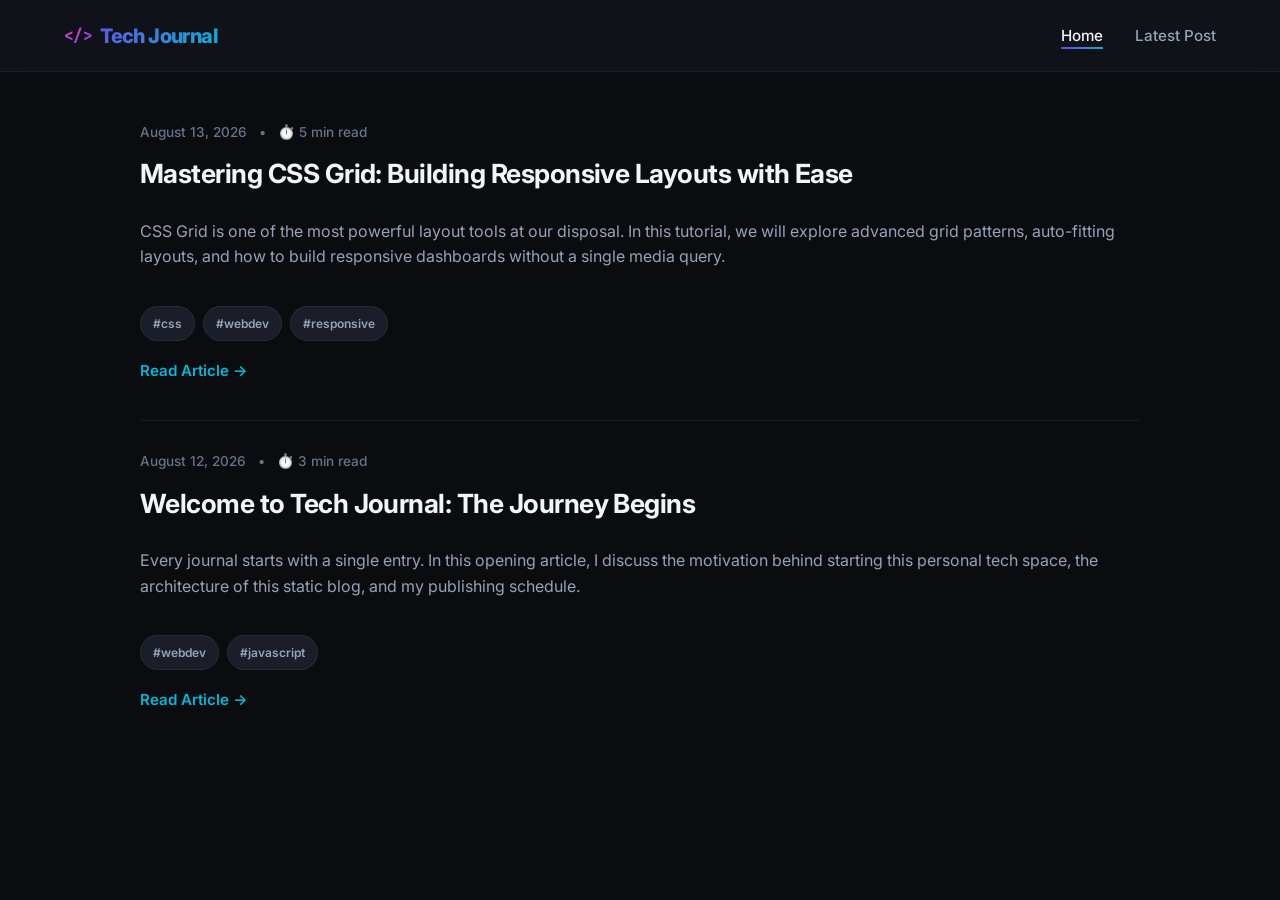
<file: index.html>
<!DOCTYPE html>
<html lang="en">
<head>
  <meta charset="UTF-8">
  <meta name="viewport" content="width=device-width, initial-scale=1.0">
  
  <!-- SEO Meta Tags -->
  <title>Tech Journal - A Personal Tech Blog</title>
  <meta name="description" content="A personal tech blog sharing tutorials, insights, and experiences about modern web development, CSS layouts, and software engineering.">
  <link rel="canonical" href="index.html">
  
  <!-- Stylesheets -->
  <link rel="stylesheet" href="css/style.css">
</head>
<body>

  <!-- Sticky Site Header -->
  <header class="site-header" id="site-header">
    <div class="container">
      <a href="index.html" class="logo" id="logo-link">Tech Journal</a>
      <nav aria-label="Main Navigation">
        <ul class="nav-links">
          <li><a href="index.html" class="active" id="nav-home">Home</a></li>
          <li><a href="posts/mastering-css-grids.html" id="nav-latest">Latest Post</a></li>
        </ul>
      </nav>
    </div>
  </header>

  <div class="container">
    <!-- Single Column Layout: Article Feed -->
    <main class="main-layout">
      
      <!-- Main Blog Feed Column (Ordered Descending by Published Date) -->
      <section class="feed-section" aria-label="Blog posts feed">

        <div class="post-list">
          
          <!-- Post 2: CSS Grids (Newest - Published Aug 13, 2026) -->
          <article class="post-card" id="post-card-css-grids">
            <header class="post-meta">
              <time datetime="2026-08-13" class="post-date">August 13, 2026</time>
              <span class="post-read-time" aria-label="5 minutes read">⏱️ 5 min read</span>
            </header>
            <h2 class="post-card-title">
              <a href="posts/mastering-css-grids.html" id="link-css-grids">Mastering CSS Grid: Building Responsive Layouts with Ease</a>
            </h2>
            <p class="post-excerpt">
              CSS Grid is one of the most powerful layout tools at our disposal. In this tutorial, we will explore advanced grid patterns, auto-fitting layouts, and how to build responsive dashboards without a single media query.
            </p>
            <div class="post-tags" aria-label="Article tags">
              <span class="tag">#css</span>
              <span class="tag">#webdev</span>
              <span class="tag">#responsive</span>
            </div>
            <a href="posts/mastering-css-grids.html" class="post-card-link" aria-label="Read full article on Mastering CSS Grid" id="read-css-grids">Read Article →</a>
          </article>

          <!-- Post 1: Welcome (Older - Published Aug 12, 2026) -->
          <article class="post-card" id="post-card-welcome">
            <header class="post-meta">
              <time datetime="2026-08-12" class="post-date">August 12, 2026</time>
              <span class="post-read-time" aria-label="3 minutes read">⏱️ 3 min read</span>
            </header>
            <h2 class="post-card-title">
              <a href="posts/welcome-to-my-blog.html" id="link-welcome">Welcome to Tech Journal: The Journey Begins</a>
            </h2>
            <p class="post-excerpt">
              Every journal starts with a single entry. In this opening article, I discuss the motivation behind starting this personal tech space, the architecture of this static blog, and my publishing schedule.
            </p>
            <div class="post-tags" aria-label="Article tags">
              <span class="tag">#webdev</span>
              <span class="tag">#javascript</span>
            </div>
            <a href="posts/welcome-to-my-blog.html" class="post-card-link" aria-label="Read full article on Welcome to Tech Journal" id="read-welcome">Read Article →</a>
          </article>

        </div>
      </section>

    </main>
  </div>



</body>
</html>
</file>
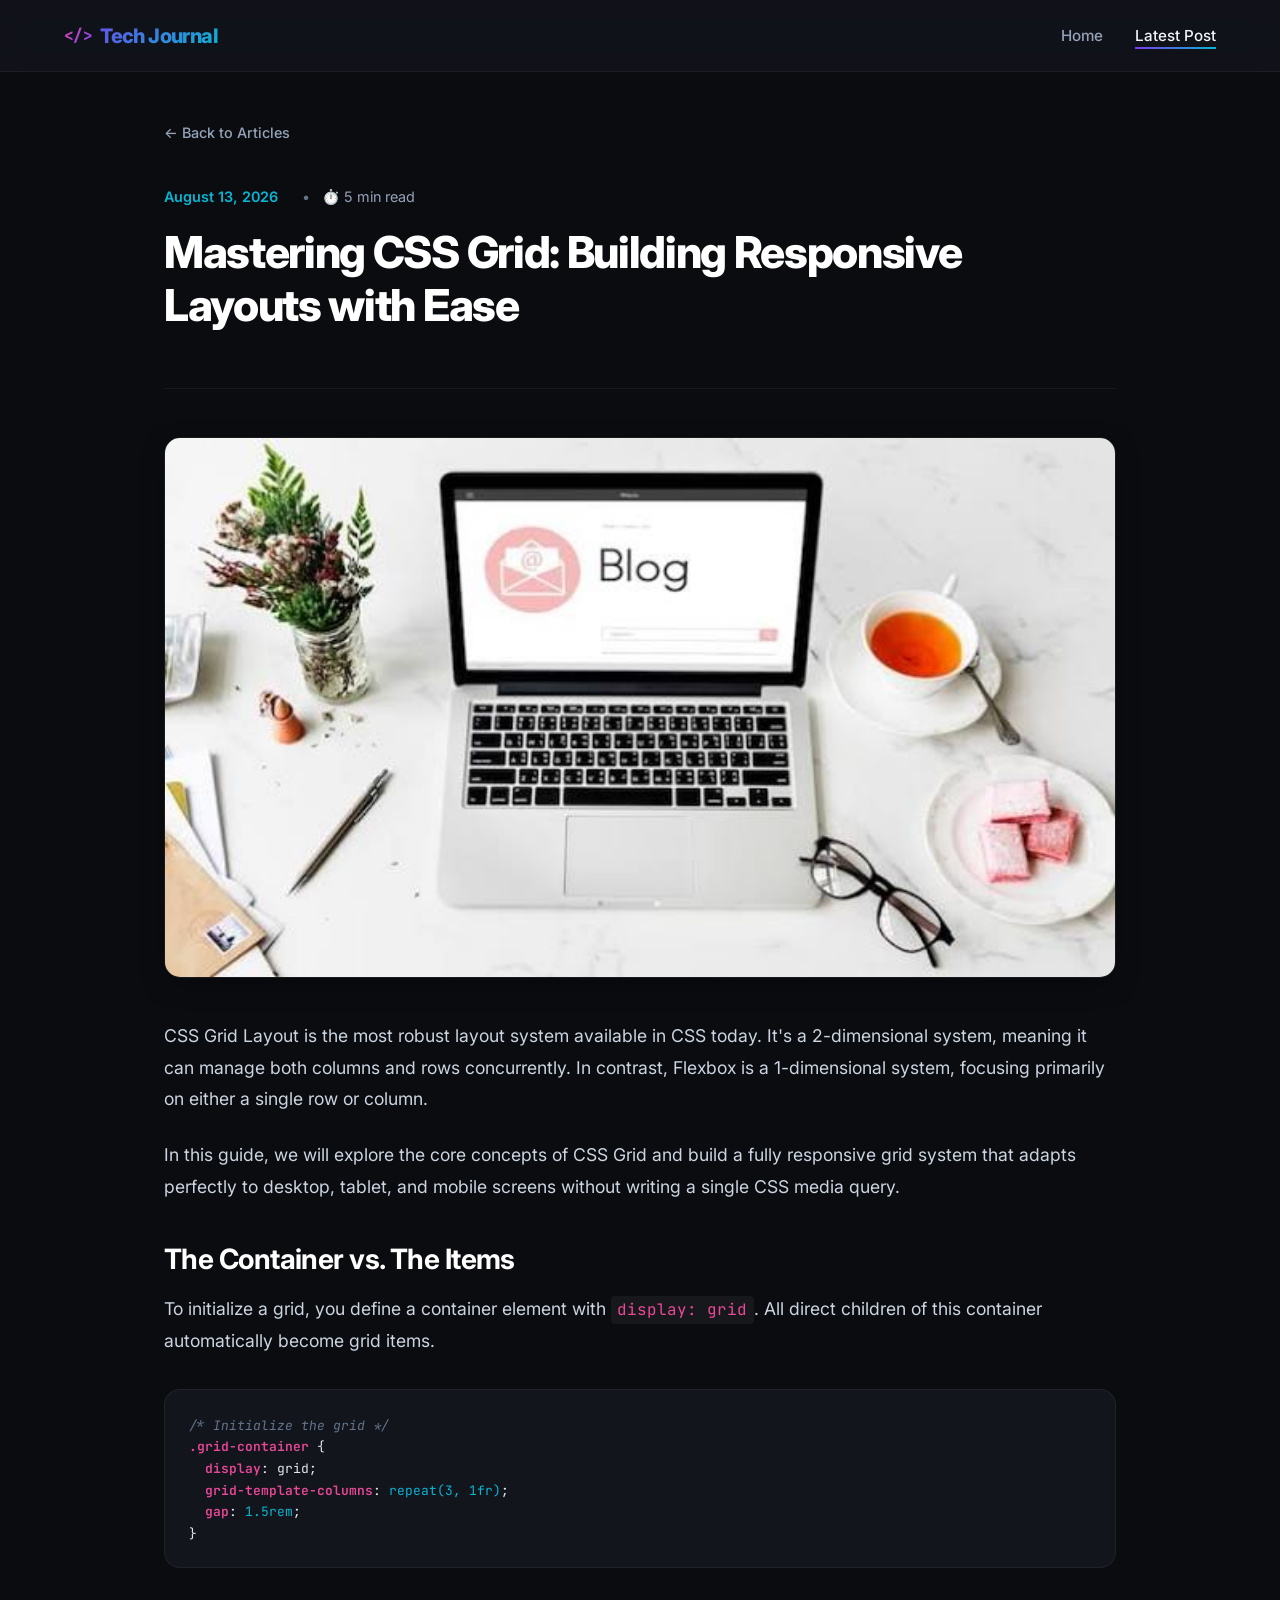
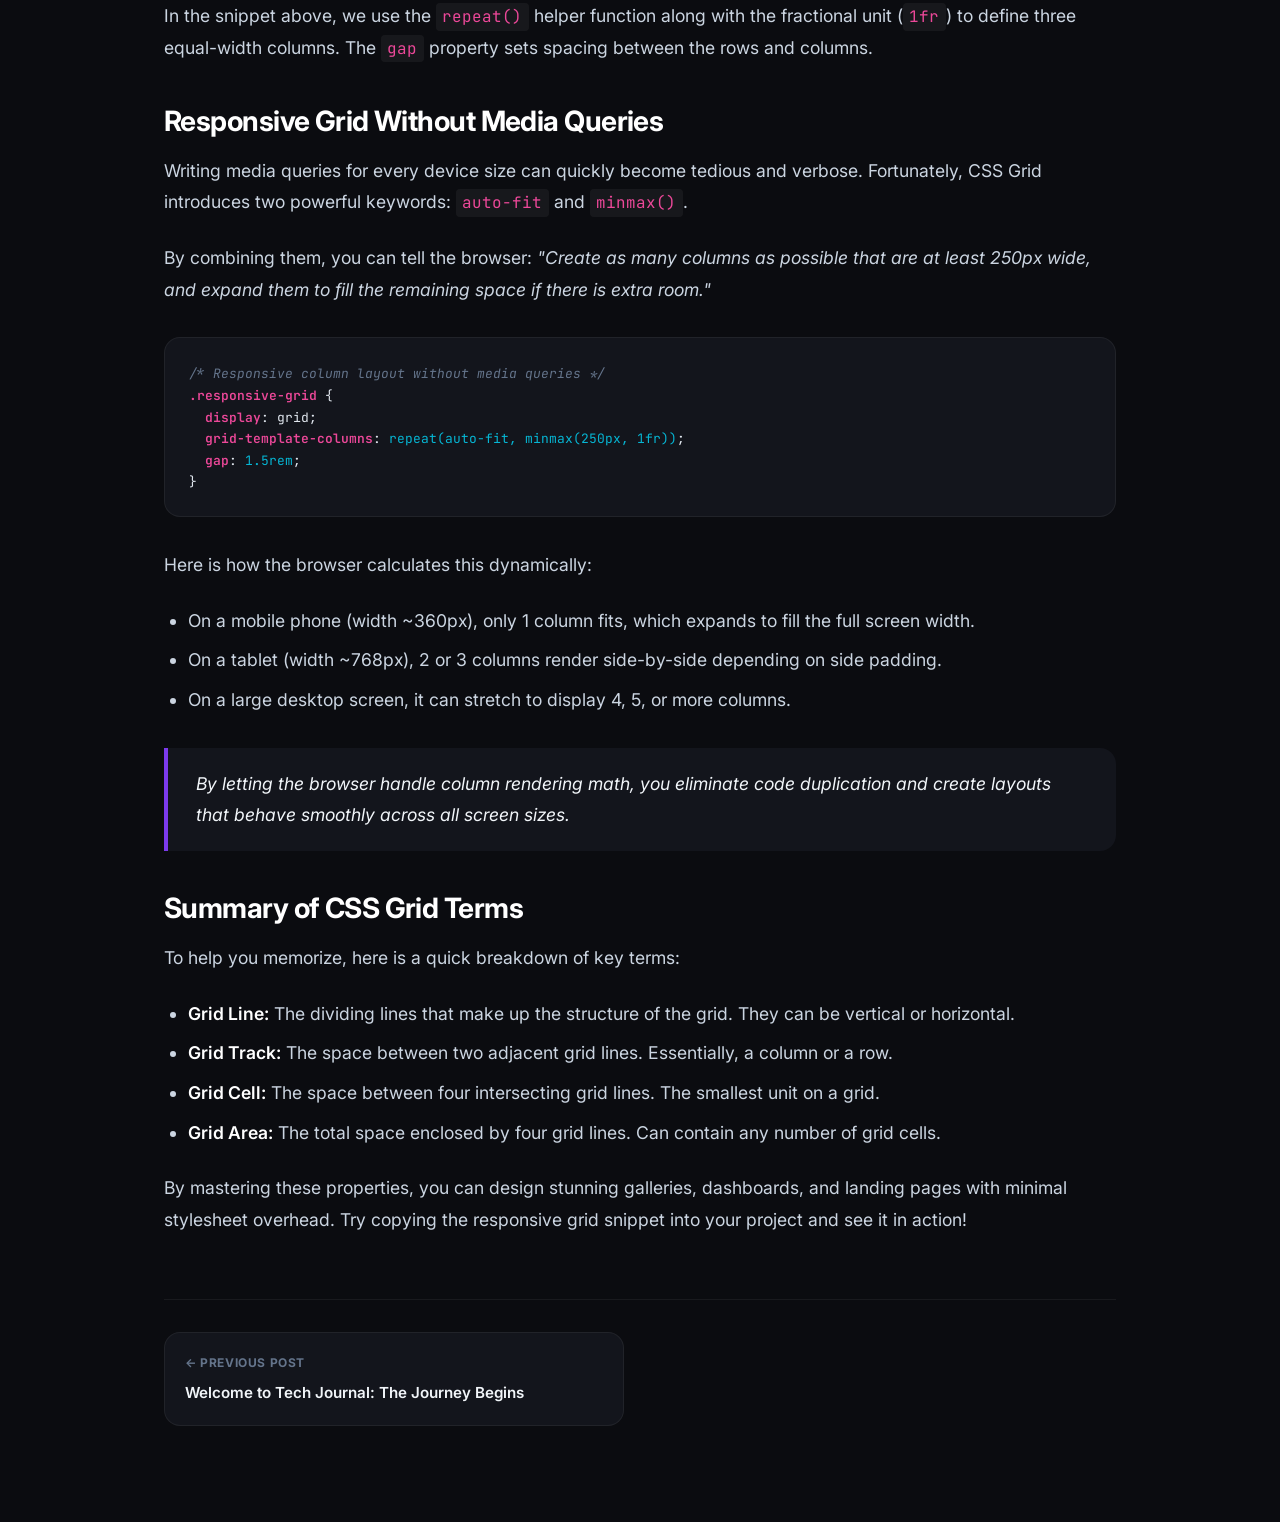
<file: posts/mastering-css-grids.html>
<!DOCTYPE html>
<html lang="en">
<head>
  <meta charset="UTF-8">
  <meta name="viewport" content="width=device-width, initial-scale=1.0">
  
  <!-- SEO Meta Tags -->
  <title>Mastering CSS Grid - Tech Journal Tech Blog</title>
  <meta name="description" content="An in-depth tutorial on mastering CSS Grid layouts. Learn how to design complex, responsive grids without media queries.">
  <link rel="canonical" href="posts/mastering-css-grids.html">
  
  <!-- Open Graph / Social Sharing -->
  <meta property="og:title" content="Mastering CSS Grid: Building Responsive Layouts with Ease">
  <meta property="og:description" content="An in-depth tutorial on mastering CSS Grid layouts. Learn how to design complex, responsive grids without media queries.">
  <meta property="og:type" content="article">
  <meta property="og:url" content="posts/mastering-css-grids.html">
  <meta property="og:image" content="../images/images.jpeg">
  <meta name="twitter:card" content="summary_large_image">
  <meta name="twitter:title" content="Mastering CSS Grid: Building Responsive Layouts with Ease">
  <meta name="twitter:description" content="An in-depth tutorial on mastering CSS Grid layouts. Learn how to design complex, responsive grids without media queries.">
  <meta name="twitter:image" content="../images/images.jpeg">
  
  <!-- Stylesheets -->
  <link rel="stylesheet" href="../css/style.css">
</head>
<body>

  <!-- Sticky Site Header -->
  <header class="site-header" id="site-header">
    <div class="container">
      <a href="../index.html" class="logo" id="logo-link">Tech Journal</a>
      <nav aria-label="Main Navigation">
        <ul class="nav-links">
          <li><a href="../index.html" id="nav-home">Home</a></li>
          <li><a href="mastering-css-grids.html" class="active" id="nav-latest">Latest Post</a></li>
        </ul>
      </nav>
    </div>
  </header>

  <!-- Article Layout -->
  <main class="post-layout">
    <!-- Back to Feed Link -->
    <a href="../index.html" class="post-back-btn" id="post-back-btn">← Back to Articles</a>

    <article>
      <!-- Article Header Metadata -->
      <header class="post-header">
        <div class="post-header-meta">
          <time datetime="2026-08-13" class="post-header-date">August 13, 2026</time>
          <span class="post-read-time" aria-label="5 minutes read">⏱️ 5 min read</span>
        </div>
        <h1 class="post-title">Mastering CSS Grid: Building Responsive Layouts with Ease</h1>
      </header>

      <!-- Featured Image -->
      <figure class="post-featured-image">
        <img src="../images/images.jpeg" alt="Mastering CSS Grid featured image">
      </figure>

      <!-- Article Body -->
      <section class="post-content">
        <p>CSS Grid Layout is the most robust layout system available in CSS today. It's a 2-dimensional system, meaning it can manage both columns and rows concurrently. In contrast, Flexbox is a 1-dimensional system, focusing primarily on either a single row or column.</p>

        <p>In this guide, we will explore the core concepts of CSS Grid and build a fully responsive grid system that adapts perfectly to desktop, tablet, and mobile screens without writing a single CSS media query.</p>

        <h2>The Container vs. The Items</h2>
        <p>To initialize a grid, you define a container element with <code>display: grid</code>. All direct children of this container automatically become grid items.</p>

        <pre><code><span class="token comment">/* Initialize the grid */</span>
<span class="token keyword">.grid-container</span> {
  <span class="token keyword">display</span>: grid;
  <span class="token keyword">grid-template-columns</span>: <span class="token string">repeat(3, 1fr)</span>;
  <span class="token keyword">gap</span>: <span class="token string">1.5rem</span>;
}</code></pre>

        <p>In the snippet above, we use the <code>repeat()</code> helper function along with the fractional unit (<code>1fr</code>) to define three equal-width columns. The <code>gap</code> property sets spacing between the rows and columns.</p>

        <h2>Responsive Grid Without Media Queries</h2>
        <p>Writing media queries for every device size can quickly become tedious and verbose. Fortunately, CSS Grid introduces two powerful keywords: <code>auto-fit</code> and <code>minmax()</code>.</p>
        
        <p>By combining them, you can tell the browser: <em>"Create as many columns as possible that are at least 250px wide, and expand them to fill the remaining space if there is extra room."</em></p>

        <pre><code><span class="token comment">/* Responsive column layout without media queries */</span>
<span class="token keyword">.responsive-grid</span> {
  <span class="token keyword">display</span>: grid;
  <span class="token keyword">grid-template-columns</span>: <span class="token string">repeat(auto-fit, minmax(250px, 1fr))</span>;
  <span class="token keyword">gap</span>: <span class="token string">1.5rem</span>;
}</code></pre>

        <p>Here is how the browser calculates this dynamically:</p>
        <ul>
          <li>On a mobile phone (width ~360px), only 1 column fits, which expands to fill the full screen width.</li>
          <li>On a tablet (width ~768px), 2 or 3 columns render side-by-side depending on side padding.</li>
          <li>On a large desktop screen, it can stretch to display 4, 5, or more columns.</li>
        </ul>

        <blockquote>
          <p>By letting the browser handle column rendering math, you eliminate code duplication and create layouts that behave smoothly across all screen sizes.</p>
        </blockquote>

        <h2>Summary of CSS Grid Terms</h2>
        <p>To help you memorize, here is a quick breakdown of key terms:</p>
        <ul>
          <li><strong>Grid Line:</strong> The dividing lines that make up the structure of the grid. They can be vertical or horizontal.</li>
          <li><strong>Grid Track:</strong> The space between two adjacent grid lines. Essentially, a column or a row.</li>
          <li><strong>Grid Cell:</strong> The space between four intersecting grid lines. The smallest unit on a grid.</li>
          <li><strong>Grid Area:</strong> The total space enclosed by four grid lines. Can contain any number of grid cells.</li>
        </ul>

        <p>By mastering these properties, you can design stunning galleries, dashboards, and landing pages with minimal stylesheet overhead. Try copying the responsive grid snippet into your project and see it in action!</p>
      </section>
    </article>

    <!-- Post Navigation Links -->
    <nav class="post-navigation" aria-label="Post navigation">
      <a href="welcome-to-my-blog.html" class="post-nav-card" id="prev-post-link">
        <span class="post-nav-label">← Previous Post</span>
        <span class="post-nav-title">Welcome to Tech Journal: The Journey Begins</span>
      </a>
      <div class="post-nav-card next" style="visibility: hidden;">
        <span class="post-nav-label">Next Post</span>
        <span class="post-nav-title">None</span>
      </div>
    </nav>
  </main>

</body>
</html>
</file>
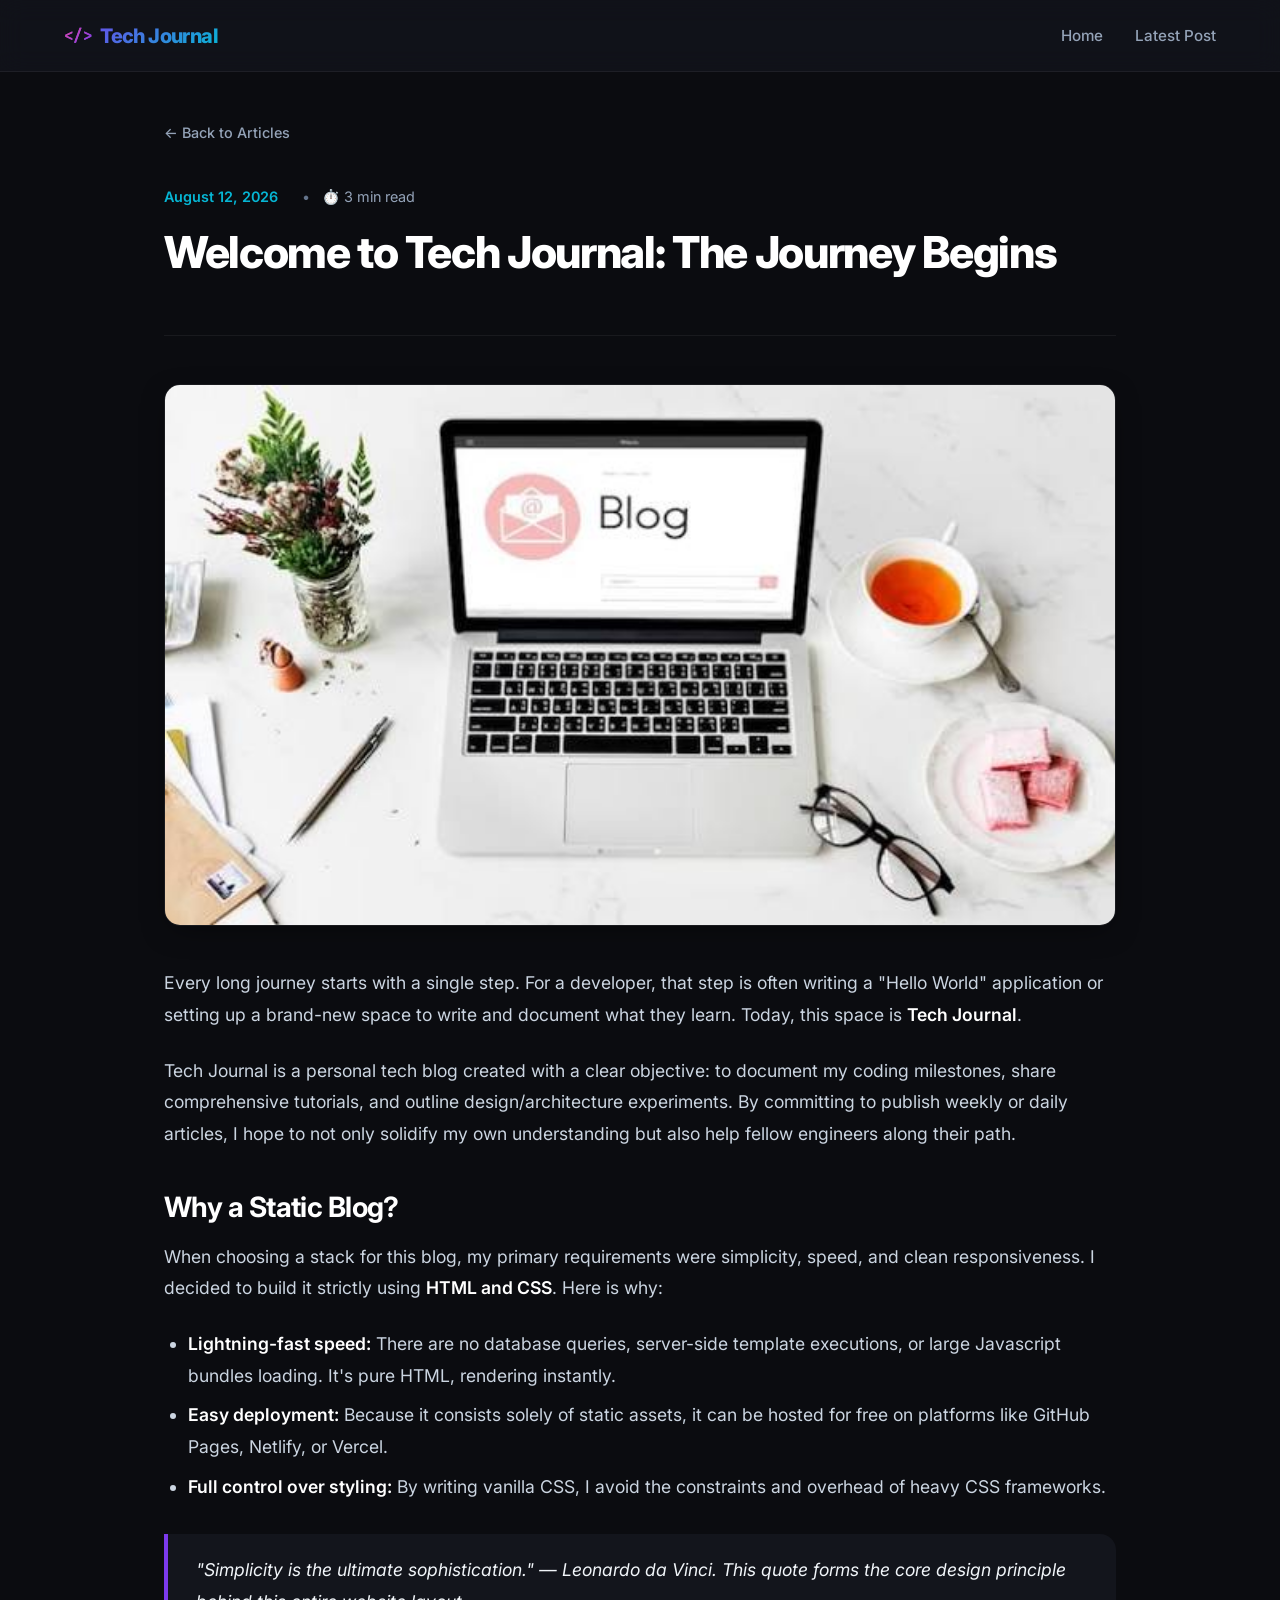
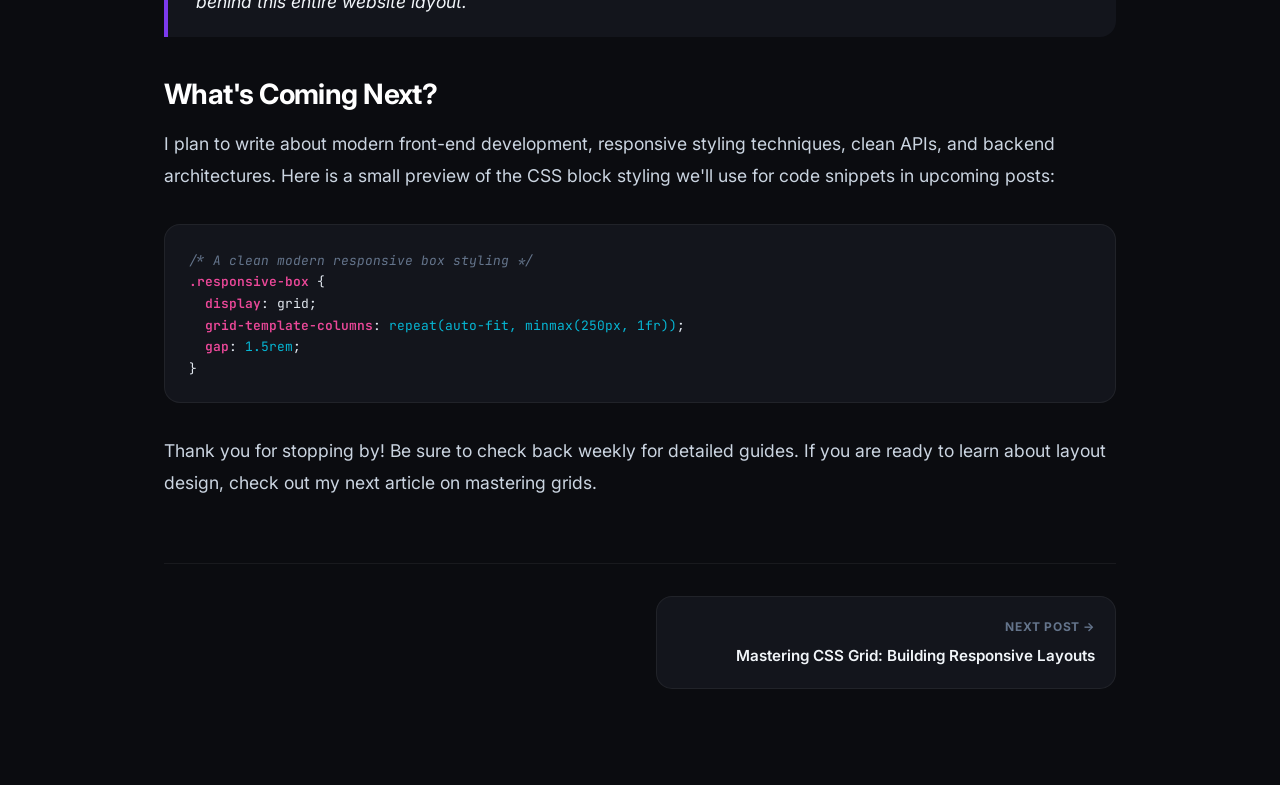
<file: posts/welcome-to-my-blog.html>
<!DOCTYPE html>
<html lang="en">
<head>
  <meta charset="UTF-8">
  <meta name="viewport" content="width=device-width, initial-scale=1.0">
  
  <!-- SEO Meta Tags -->
  <title>Welcome to Tech Journal - Tech Journal Tech Blog</title>
  <meta name="description" content="Welcome to Tech Journal! Learn about the motivations behind this blog, its architecture, and what content you can expect.">
  <link rel="canonical" href="posts/welcome-to-my-blog.html">
  
  <!-- Open Graph / Social Sharing -->
  <meta property="og:title" content="Welcome to Tech Journal: The Journey Begins">
  <meta property="og:description" content="Welcome to Tech Journal! Learn about the motivations behind this blog, its architecture, and what content you can expect.">
  <meta property="og:type" content="article">
  <meta property="og:url" content="posts/welcome-to-my-blog.html">
  <meta property="og:image" content="../images/images.jpeg">
  <meta name="twitter:card" content="summary_large_image">
  <meta name="twitter:title" content="Welcome to Tech Journal: The Journey Begins">
  <meta name="twitter:description" content="Welcome to Tech Journal! Learn about the motivations behind this blog, its architecture, and what content you can expect.">
  <meta name="twitter:image" content="../images/images.jpeg">
  
  <!-- Stylesheets -->
  <link rel="stylesheet" href="../css/style.css">
</head>
<body>

  <!-- Sticky Site Header -->
  <header class="site-header" id="site-header">
    <div class="container">
      <a href="../index.html" class="logo" id="logo-link">Tech Journal</a>
      <nav aria-label="Main Navigation">
        <ul class="nav-links">
          <li><a href="../index.html" id="nav-home">Home</a></li>
          <li><a href="mastering-css-grids.html" id="nav-latest">Latest Post</a></li>
        </ul>
      </nav>
    </div>
  </header>

  <!-- Article Layout -->
  <main class="post-layout">
    <!-- Back to Feed Link -->
    <a href="../index.html" class="post-back-btn" id="post-back-btn">← Back to Articles</a>

    <article>
      <!-- Article Header Metadata -->
      <header class="post-header">
        <div class="post-header-meta">
          <time datetime="2026-08-12" class="post-header-date">August 12, 2026</time>
          <span class="post-read-time" aria-label="3 minutes read">⏱️ 3 min read</span>
        </div>
        <h1 class="post-title">Welcome to Tech Journal: The Journey Begins</h1>
      </header>

      <!-- Featured Image -->
      <figure class="post-featured-image">
        <img src="../images/images.jpeg" alt="Welcome to Tech Journal featured image">
      </figure>

      <!-- Article Body -->
      <section class="post-content">
        <p>Every long journey starts with a single step. For a developer, that step is often writing a "Hello World" application or setting up a brand-new space to write and document what they learn. Today, this space is <strong>Tech Journal</strong>.</p>

        <p>Tech Journal is a personal tech blog created with a clear objective: to document my coding milestones, share comprehensive tutorials, and outline design/architecture experiments. By committing to publish weekly or daily articles, I hope to not only solidify my own understanding but also help fellow engineers along their path.</p>

        <h2>Why a Static Blog?</h2>
        <p>When choosing a stack for this blog, my primary requirements were simplicity, speed, and clean responsiveness. I decided to build it strictly using <strong>HTML and CSS</strong>. Here is why:</p>
        
        <ul>
          <li><strong>Lightning-fast speed:</strong> There are no database queries, server-side template executions, or large Javascript bundles loading. It's pure HTML, rendering instantly.</li>
          <li><strong>Easy deployment:</strong> Because it consists solely of static assets, it can be hosted for free on platforms like GitHub Pages, Netlify, or Vercel.</li>
          <li><strong>Full control over styling:</strong> By writing vanilla CSS, I avoid the constraints and overhead of heavy CSS frameworks.</li>
        </ul>

        <blockquote>
          <p>"Simplicity is the ultimate sophistication." — Leonardo da Vinci. This quote forms the core design principle behind this entire website layout.</p>
        </blockquote>

        <h2>What's Coming Next?</h2>
        <p>I plan to write about modern front-end development, responsive styling techniques, clean APIs, and backend architectures. Here is a small preview of the CSS block styling we'll use for code snippets in upcoming posts:</p>

        <pre><code><span class="token comment">/* A clean modern responsive box styling */</span>
<span class="token keyword">.responsive-box</span> {
  <span class="token keyword">display</span>: grid;
  <span class="token keyword">grid-template-columns</span>: <span class="token string">repeat(auto-fit, minmax(250px, 1fr))</span>;
  <span class="token keyword">gap</span>: <span class="token string">1.5rem</span>;
}</code></pre>

        <p>Thank you for stopping by! Be sure to check back weekly for detailed guides. If you are ready to learn about layout design, check out my next article on mastering grids.</p>
      </section>
    </article>

    <!-- Post Navigation Links -->
    <nav class="post-navigation" aria-label="Post navigation">
      <div class="post-nav-card" style="visibility: hidden;">
        <span class="post-nav-label">Previous Post</span>
        <span class="post-nav-title">None</span>
      </div>
      <a href="mastering-css-grids.html" class="post-nav-card next" id="next-post-link">
        <span class="post-nav-label">Next Post →</span>
        <span class="post-nav-title">Mastering CSS Grid: Building Responsive Layouts</span>
      </a>
    </nav>
  </main>

</body>
</html>
</file>
<file: css/style.css>
/* Modern Web Responsive Blog Stylesheet */
@import url('https://fonts.googleapis.com/css2?family=Inter:wght@300;400;500;600;700;800&family=JetBrains+Mono:wght@400;500;600&display=swap');

:root {
  /* Colors */
  --bg-primary: #0b0c10;
  --bg-secondary: #13151c;
  --bg-tertiary: #1b1e28;
  --bg-glass: rgba(19, 21, 28, 0.75);
  
  --text-primary: #f1f5f9;
  --text-secondary: #94a3b8;
  --text-muted: #64748b;
  
  --accent-primary: #7c3aed; /* violet-600 */
  --accent-secondary: #06b6d4; /* cyan-500 */
  --accent-magenta: #ec4899; /* pink-500 */
  
  --border-subtle: rgba(255, 255, 255, 0.06);
  --border-focus: rgba(124, 58, 237, 0.5);
  
  --gradient-accent: linear-gradient(135deg, var(--accent-primary) 0%, var(--accent-secondary) 100%);
  --gradient-magenta: linear-gradient(135deg, var(--accent-magenta) 0%, var(--accent-primary) 100%);
  --gradient-card-hover: linear-gradient(135deg, rgba(124, 58, 237, 0.1) 0%, rgba(6, 118, 212, 0.05) 100%);

  /* Layout and Spacing */
  --max-width-content: 1200px;
  --max-width-reading: 72ch;
  --header-height: 72px;
  --radius-sm: 8px;
  --radius-md: 16px;
  --radius-lg: 24px;
  
  /* Font Stacks */
  --font-sans: 'Inter', system-ui, -apple-system, sans-serif;
  --font-mono: 'JetBrains Mono', 'Fira Code', monospace;
  
  /* Transitions */
  --transition-fast: 0.2s cubic-bezier(0.4, 0, 0.2, 1);
  --transition-normal: 0.3s cubic-bezier(0.4, 0, 0.2, 1);
  --transition-slow: 0.5s cubic-bezier(0.4, 0, 0.2, 1);
  
  /* Shadow */
  --shadow-sm: 0 2px 8px -2px rgba(0, 0, 0, 0.5);
  --shadow-md: 0 8px 30px -10px rgba(0, 0, 0, 0.6);
  --shadow-lg: 0 20px 40px -15px rgba(0, 0, 0, 0.8);
  --shadow-glow: 0 0 24px -4px rgba(124, 58, 237, 0.35);
}

/* CSS Resets & Base Styles */
*, *::before, *::after {
  box-sizing: border-box;
  margin: 0;
  padding: 0;
}

html {
  scroll-behavior: smooth;
  -webkit-text-size-adjust: 100%;
}

body {
  background-color: var(--bg-primary);
  color: var(--text-primary);
  font-family: var(--font-sans);
  line-height: 1.6;
  -webkit-font-smoothing: antialiased;
  -moz-osx-font-smoothing: grayscale;
  overflow-x: hidden;
}

/* Typography elements */
h1, h2, h3, h4, h5, h6 {
  color: #ffffff;
  font-weight: 700;
  line-height: 1.25;
  letter-spacing: -0.02em;
}

h1 { font-size: 2.5rem; margin-bottom: 1.5rem; }
h2 { font-size: 1.85rem; margin-bottom: 1.25rem; margin-top: 2rem; }
h3 { font-size: 1.4rem; margin-bottom: 1rem; margin-top: 1.5rem; }

p {
  margin-bottom: 1.25rem;
  color: var(--text-secondary);
  font-weight: 400;
}

a {
  color: var(--text-primary);
  text-decoration: none;
  transition: var(--transition-fast);
}

/* Layout Containers */
.container {
  max-width: var(--max-width-content);
  margin: 0 auto;
  padding: 0 1.5rem;
  width: 100%;
}

/* Sticky Header with Backdrop Blur */
.site-header {
  position: sticky;
  top: 0;
  z-index: 100;
  background-color: var(--bg-glass);
  backdrop-filter: blur(12px);
  -webkit-backdrop-filter: blur(12px);
  border-bottom: 1px solid var(--border-subtle);
  height: var(--header-height);
  display: flex;
  align-items: center;
}

.site-header .container {
  display: flex;
  justify-content: space-between;
  align-items: center;
}

.logo {
  font-size: 1.25rem;
  font-weight: 800;
  letter-spacing: -0.03em;
  background: var(--gradient-accent);
  -webkit-background-clip: text;
  -webkit-text-fill-color: transparent;
  display: flex;
  align-items: center;
  gap: 0.5rem;
}

.logo::before {
  content: "</>";
  font-family: var(--font-mono);
  font-weight: 600;
  font-size: 1rem;
  background: var(--gradient-magenta);
  -webkit-background-clip: text;
  -webkit-text-fill-color: transparent;
}

.nav-links {
  display: flex;
  gap: 2rem;
  list-style: none;
}

.nav-links a {
  font-weight: 500;
  font-size: 0.95rem;
  color: var(--text-secondary);
  position: relative;
  padding: 0.25rem 0;
}

.nav-links a:hover,
.nav-links a.active {
  color: var(--text-primary);
}

.nav-links a::after {
  content: '';
  position: absolute;
  bottom: 0;
  left: 0;
  width: 0;
  height: 2px;
  background: var(--gradient-accent);
  transition: var(--transition-fast);
}

.nav-links a:hover::after,
.nav-links a.active::after {
  width: 100%;
}

/* Layout: Centered Feed Layout for Homepage */
.main-layout {
  max-width: 1000px;
  margin: 0 auto;
  padding-top: 3rem;
  padding-bottom: 4rem;
}

.tag {
  font-size: 0.75rem;
  font-weight: 600;
  padding: 0.35rem 0.75rem;
  border-radius: 9999px;
  background-color: var(--bg-tertiary);
  border: 1px solid var(--border-subtle);
  color: var(--text-secondary);
  transition: var(--transition-fast);
}

.tag:hover {
  background-color: var(--accent-primary);
  border-color: var(--accent-primary);
  color: #ffffff;
  transform: translateY(-1px);
}



.post-list {
  display: flex;
  flex-direction: column;
  gap: 1.75rem;
}

/* Simple, Minimalist Tech Blog List Item Styling */
.post-card {
  background-color: transparent;
  border: none;
  border-bottom: 1px solid var(--border-subtle);
  border-radius: 0;
  padding: 0 0 2.25rem 0;
  position: relative;
  transition: none;
  display: flex;
  flex-direction: column;
  gap: 0.5rem;
  overflow: visible;
  box-shadow: none;
}

.post-card::before {
  display: none;
}

.post-card:last-child {
  border-bottom: none;
}

.post-card:hover {
  transform: none;
  border-color: var(--border-subtle);
  background: transparent;
  box-shadow: none;
}

.post-card:hover::before {
  display: none;
}

.post-meta {
  display: flex;
  align-items: center;
  gap: 0.75rem;
  font-size: 0.85rem;
  color: var(--text-muted);
  font-weight: 500;
}

.post-date {
  color: var(--text-muted);
}

.post-read-time {
  display: flex;
  align-items: center;
  gap: 0.25rem;
}

.post-read-time::before {
  content: "•";
  margin-right: 0.5rem;
  color: var(--text-muted);
}

.post-card-title {
  font-size: 1.65rem;
  font-weight: 700;
  line-height: 1.3;
  margin-top: 0.25rem;
}

.post-card-title a {
  color: var(--text-primary);
  transition: color var(--transition-fast);
}

.post-card-title a:hover {
  color: var(--accent-secondary);
  background: none;
  -webkit-background-clip: initial;
  -webkit-text-fill-color: initial;
}

.post-excerpt {
  color: var(--text-secondary);
  font-size: 1rem;
  line-height: 1.6;
  margin-top: 0.25rem;
}

.post-tags {
  display: flex;
  gap: 0.5rem;
  margin-top: 0.25rem;
}

.post-card-link {
  align-self: flex-start;
  font-size: 0.95rem;
  font-weight: 600;
  color: var(--accent-secondary);
  display: inline-flex;
  align-items: center;
  gap: 0.25rem;
  margin-top: 0.5rem;
  transition: color var(--transition-fast), transform var(--transition-fast);
}

.post-card-link:hover {
  color: var(--text-primary);
  transform: translateX(4px);
}

/* Single Post layout page */
.post-layout {
  max-width: 1000px;
  margin: 0 auto;
  padding: 3rem 1.5rem 6rem;
}

.post-back-btn {
  display: inline-flex;
  align-items: center;
  gap: 0.5rem;
  color: var(--text-secondary);
  font-weight: 500;
  font-size: 0.9rem;
  margin-bottom: 2.5rem;
  transition: var(--transition-fast);
}

.post-back-btn:hover {
  color: var(--text-primary);
  transform: translateX(-4px);
}

.post-header {
  margin-bottom: 3rem;
  border-bottom: 1px solid var(--border-subtle);
  padding-bottom: 2rem;
}

.post-header-meta {
  display: flex;
  align-items: center;
  gap: 1.5rem;
  font-size: 0.9rem;
  color: var(--text-secondary);
  margin-bottom: 1rem;
}

.post-header-date {
  color: var(--accent-secondary);
  font-weight: 600;
}

.post-title {
  font-size: 2.75rem;
  font-weight: 800;
  line-height: 1.2;
  letter-spacing: -0.03em;
  margin-bottom: 1.5rem;
}



/* Article content styling */
article {
  font-size: 1.1rem;
  line-height: 1.8;
  color: #cbd5e1; /* slate-300 */
}

article p {
  color: #cbd5e1;
  margin-bottom: 1.5rem;
}

article strong {
  color: #ffffff;
  font-weight: 600;
}

article em {
  font-style: italic;
}

article h2 {
  font-size: 1.75rem;
  margin-top: 2.5rem;
  margin-bottom: 1rem;
}

article h3 {
  font-size: 1.35rem;
  margin-top: 2rem;
  margin-bottom: 0.75rem;
}

article ul, article ol {
  margin-bottom: 1.5rem;
  padding-left: 1.5rem;
}

article li {
  margin-bottom: 0.5rem;
  color: #cbd5e1;
}

article blockquote {
  border-left: 4px solid var(--accent-primary);
  background-color: var(--bg-secondary);
  padding: 1.25rem 1.75rem;
  margin: 2rem 0;
  border-radius: 0 var(--radius-md) var(--radius-md) 0;
  font-style: italic;
}

article blockquote p {
  color: var(--text-primary);
  margin-bottom: 0;
}

/* Code Syntax Highlighting */
article pre {
  background-color: var(--bg-secondary);
  border: 1px solid var(--border-subtle);
  border-radius: var(--radius-md);
  padding: 1.5rem;
  overflow-x: auto;
  margin: 2rem 0;
  font-family: var(--font-mono);
  font-size: 0.9rem;
  line-height: 1.5;
  color: #e2e8f0;
}

article code {
  font-family: var(--font-mono);
  font-size: 0.9em;
  background-color: rgba(255, 255, 255, 0.05);
  padding: 0.2rem 0.4rem;
  border-radius: 4px;
  color: var(--accent-magenta);
}

article pre code {
  background-color: transparent;
  padding: 0;
  border-radius: 0;
  color: inherit;
}

/* Image formatting */
article img {
  max-width: 100%;
  height: auto;
  border-radius: var(--radius-md);
  margin: 2rem 0;
  border: 1px solid var(--border-subtle);
  box-shadow: var(--shadow-md);
}

.post-featured-image {
  margin: 0 0 2rem 0;
}

.post-featured-image img {
  width: 100%;
  margin: 0;
}

/* Post navigation page footer */
.post-navigation {
  display: flex;
  justify-content: space-between;
  gap: 2rem;
  margin-top: 4rem;
  padding-top: 2rem;
  border-top: 1px solid var(--border-subtle);
}

.post-nav-card {
  flex: 1;
  background-color: var(--bg-secondary);
  border: 1px solid var(--border-subtle);
  border-radius: var(--radius-md);
  padding: 1.25rem;
  display: flex;
  flex-direction: column;
  gap: 0.5rem;
  transition: var(--transition-fast);
}

.post-nav-card:hover {
  border-color: var(--accent-secondary);
  background-color: var(--bg-tertiary);
  transform: translateY(-2px);
}

.post-nav-card.next {
  text-align: right;
}

.post-nav-label {
  font-size: 0.75rem;
  font-weight: 700;
  text-transform: uppercase;
  color: var(--text-muted);
  letter-spacing: 0.05em;
}

.post-nav-title {
  font-size: 0.95rem;
  font-weight: 600;
  color: var(--text-primary);
}

/* Footer Section */
.site-footer {
  border-top: 1px solid var(--border-subtle);
  background-color: var(--bg-secondary);
  padding: 3rem 0;
  margin-top: auto;
}

.site-footer .container {
  display: flex;
  justify-content: space-between;
  align-items: center;
}

.footer-copy {
  font-size: 0.875rem;
  color: var(--text-muted);
}

.footer-links {
  display: flex;
  gap: 1.5rem;
  list-style: none;
}

.footer-links a {
  font-size: 0.875rem;
  color: var(--text-muted);
}

.footer-links a:hover {
  color: var(--text-primary);
}

/* Code styling token colors */
.token.comment { color: var(--text-muted); font-style: italic; }
.token.keyword { color: var(--accent-magenta); font-weight: 600; }
.token.string { color: var(--accent-secondary); }
.token.function { color: #60a5fa; }
.token.number { color: #f59e0b; }

/* Responsive adjustments */
@media (max-width: 968px) {
  .main-layout {
    padding-top: 2rem;
  }
}

@media (max-width: 640px) {
  :root {
    --header-height: 60px;
  }
  
  h1 { font-size: 2rem; }
  h2 { font-size: 1.5rem; }
  
  .site-header {
    height: var(--header-height);
  }
  
  .nav-links {
    gap: 1.25rem;
  }
  
  .post-card {
    padding: 1.5rem;
  }
  
  .post-card-title {
    font-size: 1.25rem;
  }
  
  .post-layout {
    padding-top: 1.5rem;
  }
  
  .post-title {
    font-size: 2rem;
  }
  
  .post-navigation {
    flex-direction: column;
    gap: 1rem;
  }
  
  .site-footer .container {
    flex-direction: column;
    gap: 1rem;
    text-align: center;
  }
}
</file>
